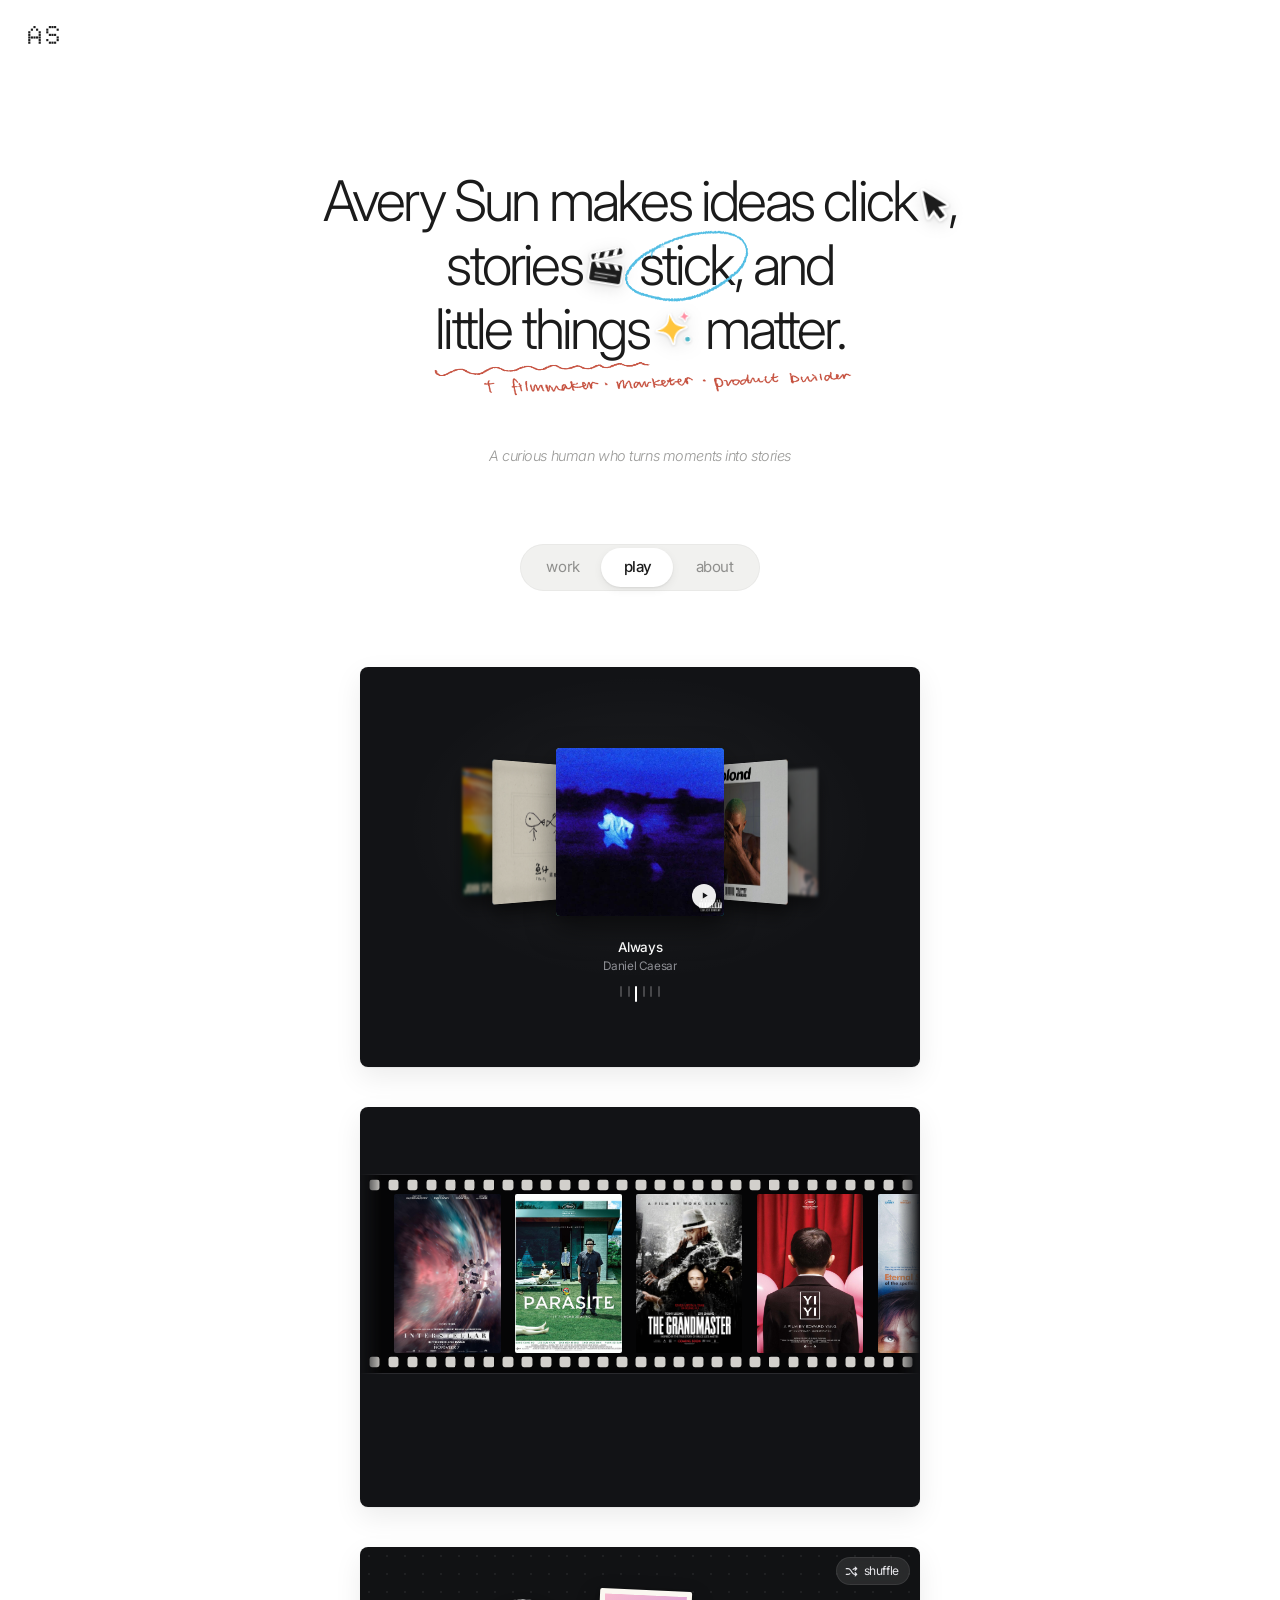
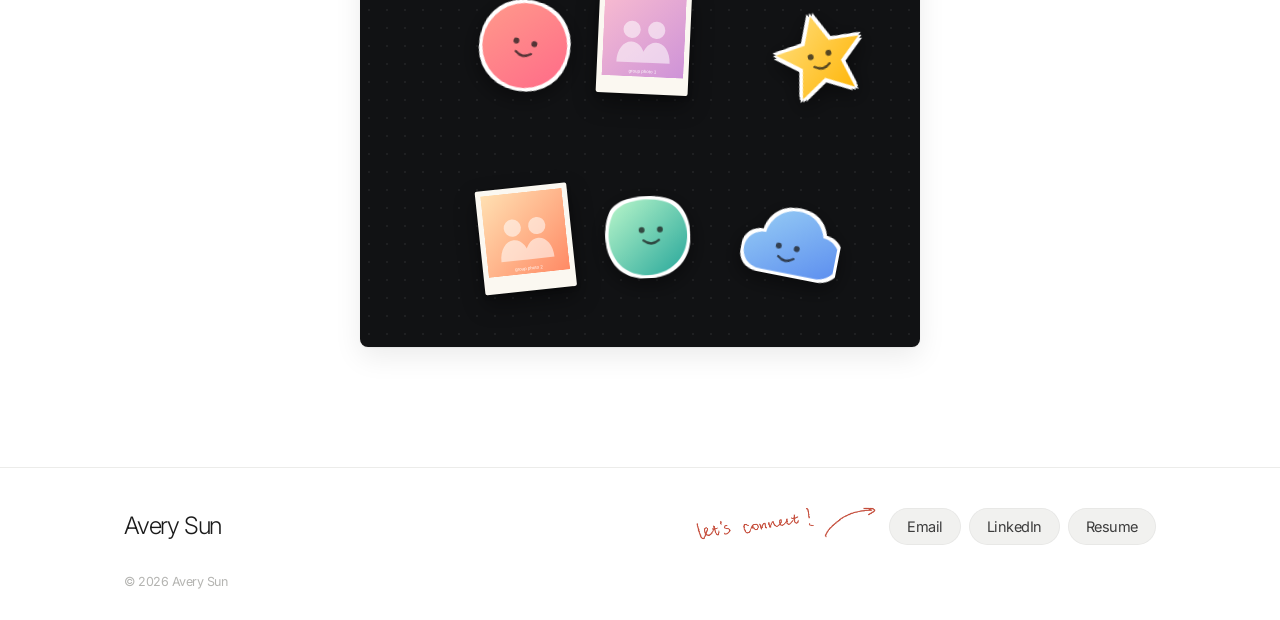
<file: play/index.html>
<!doctype html>
<html lang="en">
<head>
  <meta charset="utf-8">
  <title>Avery Sun</title>
  <!-- 这个小文件让 /play 这个网址能正常打开（返回 200 而不是 404），
       它会马上回到首页并显示 play 板块。不需要修改。 -->
  <script>location.replace('../?p=play' + location.hash);</script>
  <noscript><meta http-equiv="refresh" content="0; url=../?p=play"></noscript>
</head>
<body></body>
</html>
</file>
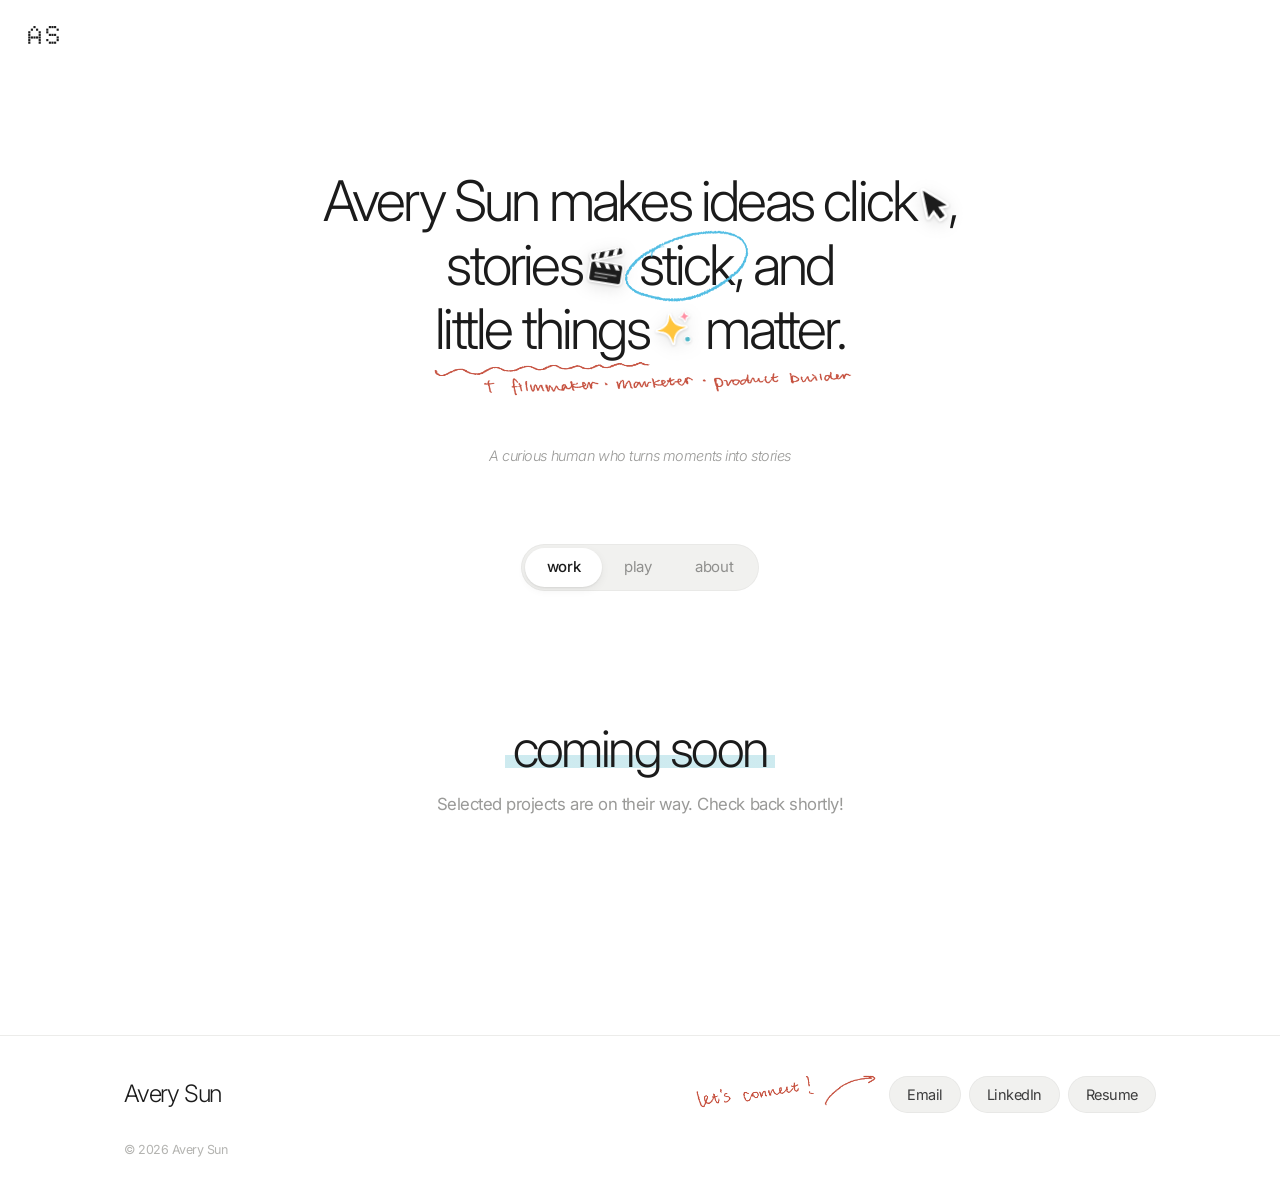
<file: work/index.html>
<!doctype html>
<html lang="en">
<head>
  <meta charset="utf-8">
  <title>Avery Sun</title>
  <!-- 这个小文件让 /work 这个网址能正常打开（返回 200 而不是 404），
       它会马上回到首页并显示 work 板块。不需要修改。 -->
  <script>location.replace('../?p=work' + location.hash);</script>
  <noscript><meta http-equiv="refresh" content="0; url=../?p=work"></noscript>
</head>
<body></body>
</html>
</file>
